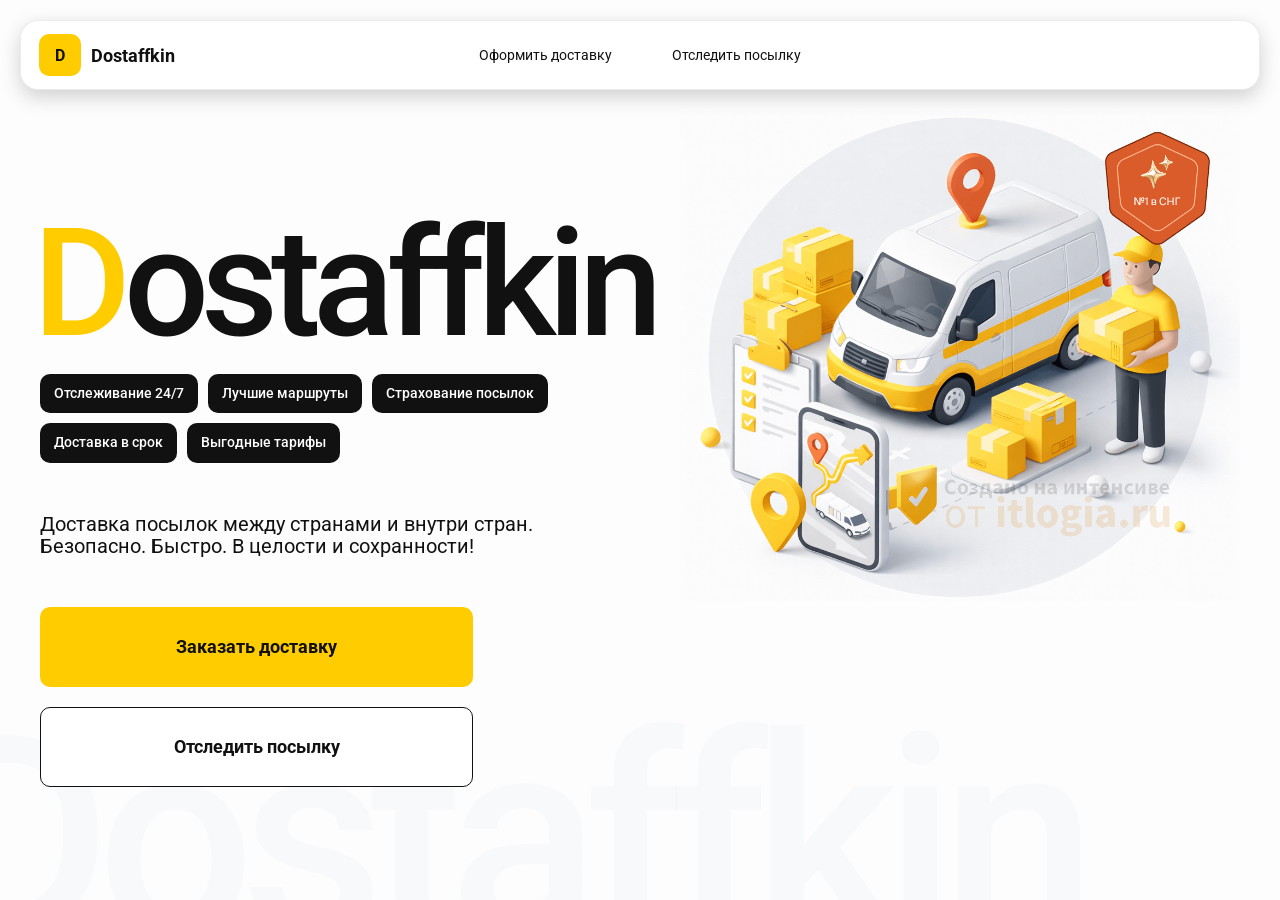
<file: index.html>
<!doctype html>
<html lang="ru">

<head>
    <meta charset="utf-8" />
    <meta name="viewport" content="width=device-width,initial-scale=1,maximum-scale=1,user-scalable=0" />
    <title>Dostaffkin — Доставка посылок между странами и внутри стран. Безопасно. Быстро. В целости и сохранности!
    </title>
    <link href="styles/base.css" rel="stylesheet" />
    <link href="styles/base_adaptive.css" rel="stylesheet" />
    <link href="styles/index.css" rel="stylesheet" />
    <link href="styles/index_adaptive.css" rel="stylesheet" />
</head>

<body>

    <div class="container">
        <header class="header">
            <a class="header-brand" href="./index.html">
                <div class="header-logo">D</div>
                <div class="header-title">Dostaffkin</div>
            </a>
            <nav class="header-menu">
                <a class="header-link" href="./order.html">Оформить <span>доставку</span></a>
                <a class="header-link" href="./track.html">Отследить <span>посылку</span></a>
            </nav>
        </header>
        <main class="main">
            <section class="main-info">
                <div class="main-title">
                    <span>D</span>ostaffkin
                </div>
                <div class="main-features">
                    <div class="main-feature">Отслеживание 24/7</div>
                    <div class="main-feature">Лучшие маршруты</div>
                    <div class="main-feature">Страхование посылок</div>
                    <div class="main-feature">Доставка в срок</div>
                    <div class="main-feature">Выгодные тарифы</div>
                </div>
                <div class="main-description">
                    Доставка посылок между странами и внутри стран.
                    Безопасно. Быстро. В целости и сохранности!
                </div>
                <div class="main-actions">
                    <a class="button" type="button" href="./order.html">Заказать доставку</a>
                    <a class="button button-white" type="button" href="./track.html">Отследить посылку</a>
                </div>
            </section>
            <div class="main-title-ghost">Dostaffkin</div>
            <section class="main-image">
                <img src="images/main-image.png" alt="Main image" />
            </section>
        </main>
    </div>

</body>

</html>
</file>
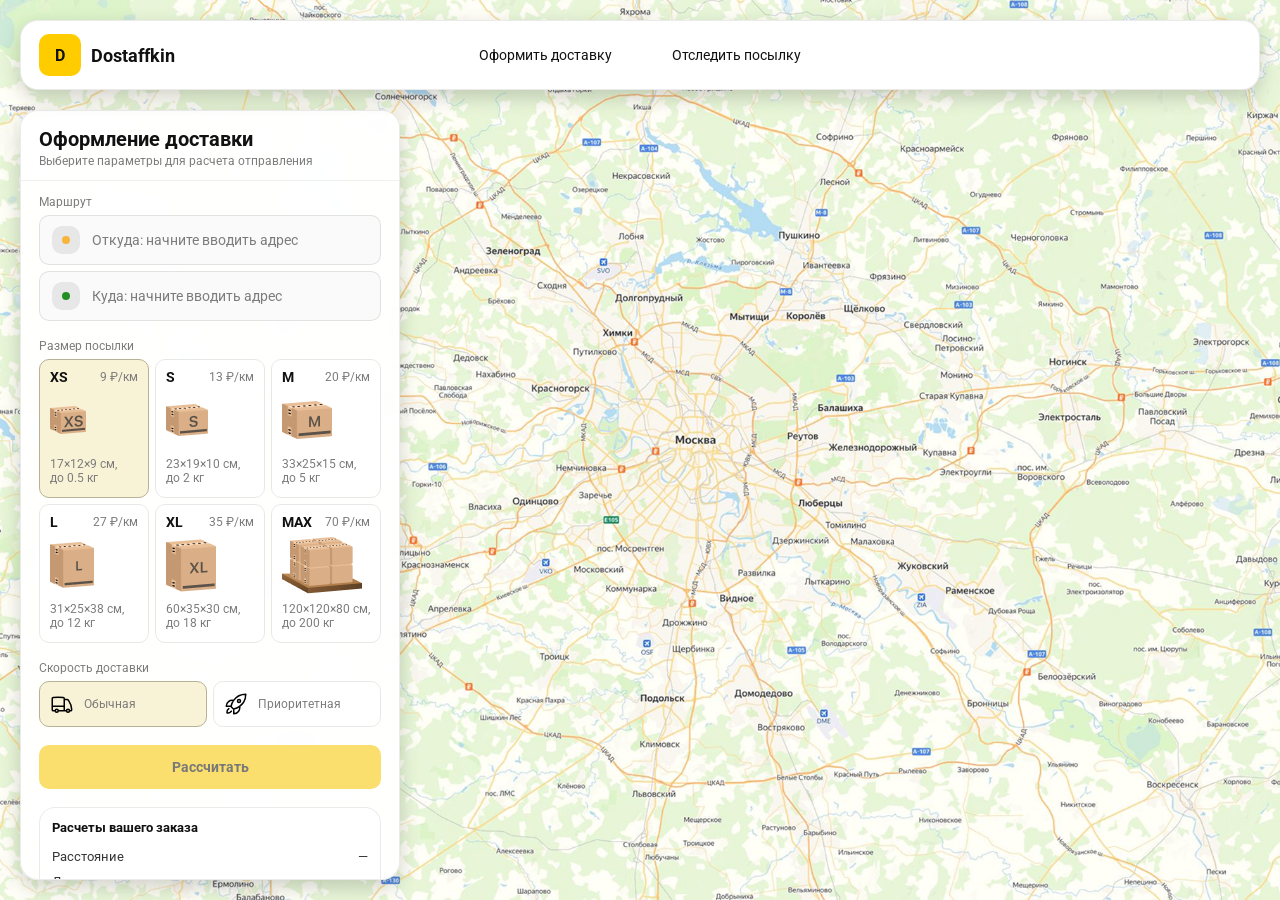
<file: order.html>
<!doctype html>
<html lang="ru">

<head>
    <meta charset="utf-8" />
    <meta name="viewport" content="width=device-width,initial-scale=1,maximum-scale=1,user-scalable=0" />
    <title>Оформление доставки</title>

    <link rel="stylesheet" href="styles/base.css" />
    <link rel="stylesheet" href="styles/base_adaptive.css" />

    <link rel="stylesheet" href="styles/order.css" />
    <link rel="stylesheet" href="styles/order_adaptive.css" />
</head>

<body>
    <div id="map"></div>
    <header class="header">
        <a class="header-brand" href="./index.html">
            <div class="header-logo">D</div>
            <div class="header-title">Dostaffkin</div>
        </a>
        <nav class="header-menu">
            <a class="header-link" href="#">Оформить <span>доставку</span></a>
            <a class="header-link" href="./track.html">Отследить <span>посылку</span></a>
        </nav>
    </header>
    <aside class="main" id="sidebar">
        <div class="main-header">
            <div class="main-title">Оформление доставки</div>
            <div class="main-text">Выберите параметры для расчета отправления</div>
        </div>
        <div class="main-content">
            <div class="main-route">
                <div class="main-block-title">Маршрут</div>
                <div class="main-fields">
                    <div class="main-field" id="fromField">
                        <div class="main-pin"></div>
                        <input id="from" placeholder="Откуда: начните вводить адрес" autocomplete="off" />
                        <div class="main-ac" id="fromAc" role="listbox" aria-label="Подсказки адресов"></div>
                    </div>
                    <div class="main-field" id="toField">
                        <div class="main-pin"></div>
                        <input id="to" placeholder="Куда: начните вводить адрес" autocomplete="off" />
                        <div class="main-ac" id="toAc" role="listbox" aria-label="Подсказки адресов"></div>
                    </div>
                </div>
            </div>
            <div class="main-package">
                <div class="main-block-title">Размер посылки</div>

                <div class="main-sizes">
                    <div class="main-size-card is-active" data-value="xs">
                        <div class="main-size-top">
                            <div class="main-size-label">XS</div>
                            <div class="main-size-rate">9 ₽/км</div>
                        </div>
                        <div class="main-size-media">
                            <img src="images/sizes/xs.png" alt="Короб XS" />
                        </div>
                        <div class="main-size-description">17×12×9 см,<br>до 0.5 кг</div>
                    </div>

                    <div class="main-size-card" data-value="s">
                        <div class="main-size-top">
                            <div class="main-size-label">S</div>
                            <div class="main-size-rate">13 ₽/км</div>
                        </div>
                        <div class="main-size-media">
                            <img src="images/sizes/s.png" alt="Короб S" />
                        </div>
                        <div class="main-size-description">23×19×10 см,<br>до 2 кг</div>
                    </div>

                    <div class="main-size-card" data-value="m">
                        <div class="main-size-top">
                            <div class="main-size-label">M</div>
                            <div class="main-size-rate">20 ₽/км</div>
                        </div>
                        <div class="main-size-media">
                            <img src="images/sizes/m.png" alt="Короб M" />
                        </div>
                        <div class="main-size-description">33×25×15 см,<br>до 5 кг</div>
                    </div>

                    <div class="main-size-card" data-value="l">
                        <div class="main-size-top">
                            <div class="main-size-label">L</div>
                            <div class="main-size-rate">27 ₽/км</div>
                        </div>
                        <div class="main-size-media">
                            <img src="images/sizes/l.png" alt="Короб L" />
                        </div>
                        <div class="main-size-description">31×25×38 см,<br>до 12 кг</div>
                    </div>

                    <div class="main-size-card" data-value="xl">
                        <div class="main-size-top">
                            <div class="main-size-label">XL</div>
                            <div class="main-size-rate">35 ₽/км</div>
                        </div>
                        <div class="main-size-media">
                            <img src="images/sizes/xl.png" alt="Короб XL" />
                        </div>
                        <div class="main-size-description">60×35×30 см,<br>до 18 кг</div>
                    </div>

                    <div class="main-size-card" data-value="max">
                        <div class="main-size-top">
                            <div class="main-size-label">MAX</div>
                            <div class="main-size-rate">70 ₽/км</div>
                        </div>
                        <div class="main-size-media main-size-media-palleta">
                            <img src="images/sizes/max.png" alt="Паллета" />
                        </div>
                        <div class="main-size-description">120×120×80 см,<br>до 200 кг</div>
                    </div>
                </div>
            </div>
            <div class="main-speed">
                <div class="main-block-title">Скорость доставки</div>

                <div class="main-speeds">
                    <div class="main-speed-card is-active" data-value="regular">
                        <img class="main-speed-media" src="images/icons/regular.svg" alt="Regular" />
                        <div class="main-speed-description">Обычная</div>
                    </div>
                    <div class="main-speed-card" data-value="fast">
                        <img class="main-speed-media" src="images/icons/fast.svg" alt="Fast" />
                        <div class="main-speed-description">Приоритетная</div>
                    </div>

                </div>
            </div>
            <div class="main-calculate-block">
                <button id="calc" class="button calculate-button" type="button" disabled>Рассчитать</button>
            </div>
            <div class="main-result" id="result">
                <div class="main-result-title">Расчеты вашего заказа</div>
                <div class="main-result-lines">
                    <div class="main-result-line"><span>Расстояние</span><span id="distanceValue">—</span></div>
                    <div class="main-result-line"><span>Доставим через</span><span id="durationValue">—</span></div>
                    <div class="main-result-line"><span>Тариф</span><span id="rateValue">—</span></div>
                </div>
                <div class="main-price">
                    <div class="main-price-label">Итого</div>
                    <div class="main-price-value" id="totalValue">—</div>
                </div>
            </div>
            <div class="main-order-box">
                <div class="main-order-form" id="orderForm">
                    <div class="main-order-title">Оформление доставки</div>
                    <div class="main-block-info-row">
                        <div class="main-block-title">Контакты</div>
                        <div class="order-fields">
                            <div class="main-field">
                                <input id="customerName" placeholder="Ваше имя" autocomplete="off" />
                            </div>
                            <div class="main-field">
                                <input id="customerPhone" placeholder="Ваш телефон" autocomplete="off"
                                    inputmode="tel" />
                            </div>
                        </div>
                    </div>
                    <div class="main-block-info-row extra-info">
                        <div class="main-block-title">Дополнительная информация</div>
                        <div class="main-field textarea">
                            <textarea id="comment" placeholder="Детали доставки и комментарии"></textarea>
                        </div>
                    </div>
                    <button id="submit" class="button main-submit-request" type="button" disabled>Отправить
                        заявку
                    </button>
                </div>

                <div class="main-order-success" id="orderSuccess">
                    <div class="main-success-icon">✓</div>
                    <div class="main-success-title">Заявка отправлена!</div>
                    <div class="main-success-title">Номер отправления – <span id="orderId"></span></div>
                    <div class="main-success-subtitle">Мы скоро свяжемся с вами</div>
                </div>
            </div>
        </div>
    </aside>

</body>

</html>
</file>
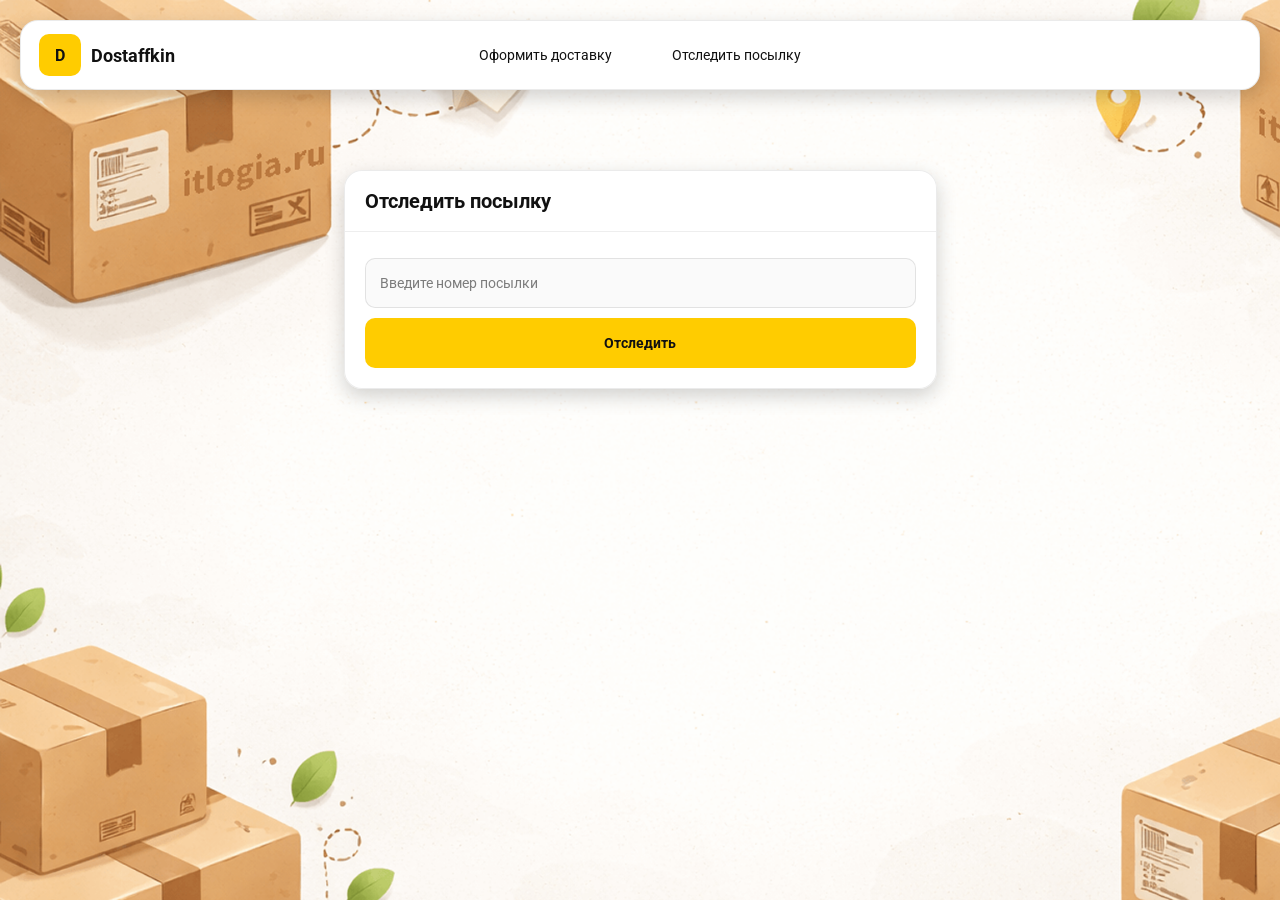
<file: track.html>
<!doctype html>
<html lang="ru">

<head>
    <meta charset="utf-8" />
    <meta name="viewport" content="width=device-width,initial-scale=1,maximum-scale=1,user-scalable=0" />
    <title>Отследить посылку</title>
    <link rel="stylesheet" href="styles/base.css" />
    <link rel="stylesheet" href="styles/base_adaptive.css" />

    <link rel="stylesheet" href="styles/track.css" />
    <link rel="stylesheet" href="styles/track_adaptive.css" />
</head>

<body>
    <div class="container">
        <header class="header">
            <a class="header-brand" href="./index.html">
                <div class="header-logo">D</div>
                <div class="header-title">Dostaffkin</div>
            </a>
            <nav class="header-menu">
                <a class="header-link" href="./order.html">Оформить <span>доставку</span></a>
                <a class="header-link" href="#">Отследить <span>посылку</span></a>
            </nav>
        </header>
        <main class="track-content">
            <section class="track-card track-search">
                <div class="track-title">Отследить посылку</div>
                <div class="track-action">
                    <div class="main-field track-field">
                        <input id="trackNumber" placeholder="Введите номер посылки" autocomplete="off" />
                    </div>
                    <button id="trackButton" class="button track-button" type="button">Отследить</button>
                </div>
            </section>
            <section class="track-card track-result" id="trackResult">
                <div class="track-result-header">
                    <div class="track-id" id="trackIdValue"></div>
                    <div class="track-routes">
                        <div class="track-route">
                            <div class="track-route-pin">
                                <svg xmlns="http://www.w3.org/2000/svg" fill="none" viewBox="0 0 24 24"
                                    stroke-width="1.5" stroke="orange" class="size-6">
                                    <path stroke-linecap="round" stroke-linejoin="round"
                                        d="M15 10.5a3 3 0 1 1-6 0 3 3 0 0 1 6 0Z" />
                                    <path stroke-linecap="round" stroke-linejoin="round"
                                        d="M19.5 10.5c0 7.142-7.5 11.25-7.5 11.25S4.5 17.642 4.5 10.5a7.5 7.5 0 1 1 15 0Z" />
                                </svg>
                            </div>
                            <div class="track-route-address" id="trackFromValue">
                                Откуда: Москва, улица Арбат, 1
                            </div>
                        </div>
                        <div class="track-route track-route-arrow">
                            <svg xmlns="http://www.w3.org/2000/svg" fill="none" viewBox="0 0 24 24" stroke-width="1.5"
                                stroke="currentColor" class="size-6">
                                <path stroke-linecap="round" stroke-linejoin="round"
                                    d="M19.5 13.5 12 21m0 0-7.5-7.5M12 21V3" />
                            </svg>
                        </div>
                        <div class="track-route">
                            <div class="track-route-pin">
                                <svg xmlns="http://www.w3.org/2000/svg" fill="none" viewBox="0 0 24 24"
                                    stroke-width="1.5" stroke="green" class="size-6">
                                    <path stroke-linecap="round" stroke-linejoin="round"
                                        d="M15 10.5a3 3 0 1 1-6 0 3 3 0 0 1 6 0Z" />
                                    <path stroke-linecap="round" stroke-linejoin="round"
                                        d="M19.5 10.5c0 7.142-7.5 11.25-7.5 11.25S4.5 17.642 4.5 10.5a7.5 7.5 0 1 1 15 0Z" />
                                </svg>
                            </div>
                            <div class="track-route-address" id="trackToValue">
                                Куда: Минск, проспект Независимости, 58
                            </div>
                        </div>
                    </div>
                </div>
                <div class="track-info">
                    <div class="track-status-title">Статус данной посылки:</div>
                    <div class="track-status-list" id="trackStatusList">


                        <div class="track-status created">
                            <img src="images/icons/created.svg" class="track-status-icon" alt="Created">
                            <div class="track-status-text">
                                <div class="track-status-text-state">Создан</div>
                                <div class="track-status-text-date">10.01.2026</div>
                            </div>
                        </div>

                        <div class="track-status in-way">
                            <img src="images/icons/in-way.svg" class="track-status-icon" alt="In way">
                            <div class="track-status-text">
                                <div class="track-status-text-state">В пути: Москва</div>
                                <div class="track-status-text-date">18.01.2026</div>
                            </div>
                        </div>

                        <div class="track-status ready">
                            <img src="images/icons/ready.svg" class="track-status-icon" alt="Ready">
                            <div class="track-status-text">
                                <div class="track-status-text-state">Готов к выдаче</div>
                                <div class="track-status-text-date">25.01.2026</div>
                            </div>
                        </div>

                        <div class="track-status done">
                            <img src="images/icons/done.svg" class="track-status-icon" alt="Done">
                            <div class="track-status-text">
                                <div class="track-status-text-state">Вручен</div>
                                <div class="track-status-text-date">27.01.2026</div>
                            </div>
                        </div>

                    </div>
                </div>
            </section>
        </main>
    </div>
</body>

</html>
</file>
<file: styles/base.css>
*, *::before, *::after {
    box-sizing: border-box;
}

@font-face {
    font-family: "Roboto";
    src: url("../fonts/Roboto-Regular.ttf");
    font-weight: normal;
}

@font-face {
    font-family: "Roboto";
    src: url("../fonts/Roboto-Bold.ttf");
    font-weight: bold;
}

@font-face {
    font-family: "Roboto";
    src: url("../fonts/Roboto-Medium.ttf");
    font-weight: 500;
}

html, body {
    margin: 0;
    color: #111111;
    font-family: "Roboto", sans-serif;
}

body {
    background: #FDFDFD;
}

.header {
    border-radius: 18px;
    box-shadow: 0 7px 20px 0 #0000002E;
    backdrop-filter: blur(10px);
    background: #ffffff;
    left: 20px;
    border: 1px solid rgba(0, 0, 0, 0.08);
    position: fixed;
    right: 20px;
    top: 20px;
    padding: 14px 18px;
    height: 70px;
    display: flex;
    align-items: center;
    z-index: 6;
}

.header-brand {
    display: flex;
    align-items: center;
    text-decoration: none;
    gap: 10px;
}

.header-logo {
    width: 42px;
    height: 42px;
    border-radius: 10px;
    background: #FFCC00;
    display: grid;
    place-items: center;
    font-weight: bold;
    color: #111;
}

.header-title {
    font-size: 18px;
    font-weight: bold;
    color: #111111;
    text-decoration: none;
}

.header-menu {
    display: flex;
    align-items: center;
    gap: 60px;
    margin: 0;
    position: absolute;
    left: 50%;
    transform: translateX(-50%);
}

.header-link {
    font-size: 14px;
    color: #111111;
    text-decoration: none;
}

.main-actions {
    margin-top: 50px;
    display: flex;
    flex-direction: column;
    gap: 20px;
}

.button {
    border: 0;
    outline: none;
    height: 44px;
    border-radius: 10px;
    font-size: 14px;
    font-weight: bold;
    cursor: pointer;
    font-family: inherit;
    transition: transform .08s ease, opacity .12s ease;
    background: #ffcc00;
    color: #111111;
    text-align: center;
    text-decoration: none;
}

.button:hover {
    background-color: #E5BC19;
}

.button:disabled {
    cursor: not-allowed;
    background-color: #FADE6E;
    color: #787878;
    transform: none;
}

.button.button-white {
    background: #ffffff;
    border: 1px solid #111111;
}

.button.button-white:hover {
    background: rgb(241 241 241);
}

.main-field {
    display: flex;
    align-items: center;
    margin-top: 6px;
    gap: 10px;
    border: 1px solid #1111111A;
    background: #FAFAFA;
    border-radius: 10px;
    padding: 10px 12px;
    position: relative;
    box-sizing: border-box;
    height: 50px;
}

.main-field.textarea {
    height: auto;
}

.main-pin {
    width: 28px;
    height: 28px;
    border-radius: 10px;
    background: rgba(17, 17, 17, 0.08);
    display: grid;
    place-items: center;
    flex: 0 0 auto;
    position: relative;
}

.main-pin::before {
    content: "";
    width: 8px;
    height: 8px;
    border-radius: 999px;
    background: orange;
    opacity: .75;
    display: block;
}

.main-field:last-child .main-pin::before {
    background: green;
    opacity: .85;
}

input, textarea {
    width: 100%;
    border: 0;
    outline: none;
    background: transparent;
    font-size: 14px;
    color: #111111;
    font-family: inherit;
}

textarea {
    resize: vertical;
    min-height: 72px;
    padding: 2px 0;
}

input::placeholder, textarea::placeholder {
    color: #7C7C7C;
}

.main-field:focus-within {
    border-color: rgba(0, 0, 0, 0.20);
    box-shadow: 0 0 0 4px rgba(255, 204, 0, 0.35);
    background: rgba(255, 255, 255, 0.75);
}
</file>
<file: styles/base_adaptive.css>
@media (max-width: 767px) {
    .header {
        left: 10px;
        right: 10px;
        top: 10px;
    }

    .header-link span {
        display: none;
    }

    .header-menu {
        gap: 20px;
        justify-content: flex-start;
        margin: 0 0 0 30px;
        position: static;
        transform: none;
    }
}

@media (max-width: 420px) {
    .header-title {
        display: none;
    }
}

@media (max-width: 374px) {
    .header-menu {
        gap: 10px;
        margin: 0 0 0 10px;
    }
}
</file>
<file: styles/index.css>
.container {
    overflow: hidden;
    min-height: 100vh;
}

.main {
    padding: 111px 40px 40px;
    position: relative;
    display: flex;
}

.main-info {
    max-width: 840px;
    width: 100%;
    position: relative;
}

.main-title {
    margin-top: 98px;
    font-weight: 500;
    font-size: 200px;
    line-height: 1;
    letter-spacing: -0.05em;
    color: #111111;
    left: -15px;
    position: relative;
}

.main-title span {
    color: #ffcc00;
}

.main-features {
    margin-top: 15px;
    display: flex;
    flex-wrap: wrap;
    gap: 10px;
}

.main-feature {
    background: #111111;
    color: #ffffff;
    padding: 12px 14px;
    font-weight: 500;
    font-size: 14px;
    line-height: 1.1;
    border-radius: 10px;
}

.main-description {
    margin-top: 50px;
    max-width: 500px;
    font-size: 20px;
    line-height: 1.1;
    color: #111111;
}

.main-actions {
    margin-top: 50px;
    display: flex;
    flex-direction: column;
    gap: 20px;
}

.main-actions .button {
    height: 80px;
    width: 433px;
    font-size: 18px;
    font-weight: bold;
    place-items: center;
    display: grid;
}

.main-title-ghost {
    position: absolute;
    z-index: -1;
    left: -70px;
    bottom: -150px;
    font-weight: 500;
    font-size: 278px;
    line-height: 1;
    letter-spacing: -0.05em;
    color: #ECEDF04D;
}

.main-image {
    width: 1024px;
    top: 100px;
    z-index: -2;
}

.main-image img {
    width: 100%;
    max-width: 1024px;
    height: auto;
    display: block;
}
</file>
<file: styles/index_adaptive.css>
@media (max-width: 1760px) {
    .main-title {
        font-size: 150px;
        left: -7px;
    }

    .main-info {
        max-width: 640px;
    }
}

@media (max-width: 1200px) {
    .main-info {
        max-width: 540px;
    }

    .main {
        padding: 111px 20px 20px;
    }

    .main-title {
        font-size: 120px;
        left: -4px;
    }

    .main-title-ghost {
        font-size: 220px;
    }
}

@media (max-width: 1024px) {
    .main-title {
        margin-top: 30px;
    }

    .main {
        flex-direction: column-reverse;
    }

    .main-image {
        max-width: 350px;
        position: absolute;
        left: 370px;
        top: 370px;
    }

    .main-info {
        max-width: 100%;
    }

    .main-actions {
        gap: 10px;
    }

    .main-actions .button {
        height: 50px;
        font-size: 14px;
        width: auto;
        max-width: 300px;
    }

    .main-description {
        max-width: 350px;
    }
}

@media (max-width: 570px) {
    .main-title {
        font-size: 88px;
    }

    .main-description {
        max-width: 100%
    }

    .main-actions {
       width: 100%;
    }

    .main-actions .button {
        width: 100%;
        max-width: 100%
    }

    .main-image {
        max-width: 650px;
        position: absolute;
        left: 170px;
        top: 70px;
        opacity: 0.2;
    }
}

@media (max-width: 400px) {
    .main-title {
        font-size: 70px;
    }
}
</file>
<file: styles/order.css>
#map {
    background-image: url("../images/order-bg.png");
    background-size: cover;
    position: fixed;
    inset: 0;
}

.main {
    border-radius: 18px;
    box-shadow: 0 7px 20px 0 #0000002E;
    backdrop-filter: blur(10px);
    background: rgba(255, 255, 255, 0.96);
    left: 20px;
    border: 1px solid rgba(0, 0, 0, 0.08);
    position: fixed;
    top: 110px;
    bottom: 20px;
    width: 380px;
    display: flex;
    flex-direction: column;
    overflow: hidden;
    z-index: 5;
}

.main-header {
    padding: 18px 18px 12px 18px;
    border-bottom: 1px solid rgba(0, 0, 0, 0.06);
    display: flex;
    flex-direction: column;
}

.main-title {
    font-size: 20px;
    line-height: 100%;
    font-weight: bold;
}

.main-text {
    font-size: 12px;
    margin-top: 5px;
    color: #7C7C7C;
}

.main-content {
    padding: 14px 18px 18px 18px;
    overflow: auto;
    scrollbar-width: none;
    display: flex;
    flex-direction: column;
    gap: 18px;
    flex: 1;
}

.main-block-title {
    font-size: 12px;
    color: #7C7C7C;
}

.main-route .main-block-title,
.main-package .main-block-title {
    margin-bottom: 6px;
}

.main-sizes {
    display: grid;
    gap: 6px;
    grid-template-columns: repeat(3, 1fr);
}

.main-size-card {
    border: 1px solid #E8E8E7;
    background: #FFFFFF;
    border-radius: 10px;
    padding: 10px;
    cursor: pointer;
    user-select: none;
    transition: transform .08s ease, border-color .12s ease, background .12s ease;
    min-height: 139px;
}

.main-size-card:hover {
    transform: translateY(-1px);
}

.main-size-card.is-active {
    background-color: #F8F2D6;
    border-color: #B7B196;
}

.main-size-top {
    display: flex;
    align-items: center;
    justify-content: space-between;
}

.main-size-label {
    font-weight: bold;
    font-size: 14px;
    color: #111111;
    line-height: 100%;
}

.main-size-rate {
    font-size: 12px;
    color: #7C7C7C;
    line-height: 100%;
}

.main-size-media {
    margin-top: 8px;
    height: 57px;
}

.main-size-description {
    margin-top: 8px;
    font-size: 12px;
    color: #7C7C7C;
    line-height: 1.2;
}

.calculate-button {
    width: 100%;
}

.main-result {
    border: 1px solid rgba(0, 0, 0, 0.08);
    background: rgba(255, 255, 255, 0.75);
    border-radius: 16px;
    padding: 12px;
    line-height: 1.25;
}

.main-result-title {
    font-weight: bold;
    font-size: 13px;
    color: #111111;
    margin-bottom: 13px;
}

.main-result-lines {
    gap: 8px;
    display: flex;
    flex-direction: column;
}

.main-result-line {
    font-size: 13px;
    color: rgba(17, 17, 17, 0.85);
    display: flex;
    justify-content: space-between;
}

.main-price {
    margin-top: 18px;
    padding-top: 10px;
    border-top: 1px dashed rgba(0, 0, 0, 0.12);
    display: flex;
    align-items: baseline;
    justify-content: space-between;
}

.main-price-label {
    font-size: 12px;
    color: rgba(17, 17, 17, 0.55);
}

.main-price-value {
    font-size: 20px;
    font-weight: bold;
    color: #111111;
    letter-spacing: -0.3px;
}

.main-order-box {
    background: #ffffff;
    border: 1px solid #E8E8E7;
    border-radius: 10px;
    padding: 12px;
}

.main-order-title {
    margin-bottom: 8px;
    font-weight: bold;
    font-size: 14px;
    color: #111111;
}

.main-block-info {
    display: flex;
    flex-direction: column;
    gap: 6px;
}

.order-fields {
    display: grid;
    grid-template-columns: 1fr 1fr;
    column-gap: 10px;
    margin-top: 6px;
}

.main-block-info-row.extra-info {
    display: block;
    margin-top: 13px;
}

.main-submit-request {
    width: 100%;
    margin-top: 6px;
}

.main-order-success {
    display: none;
    text-align: center;
    padding: 22px 12px;
    gap: 12px;
}

.main-order-success.is-visible {
    display: flex;
    flex-direction: column;
    align-items: center;
}

.main-success-icon {
    width: 56px;
    height: 56px;
    border-radius: 50%;
    background: #16a34a;
    color: #ffffff;
    display: grid;
    place-items: center;
    font-size: 30px;
}

.main-success-title {
    font-size: 14px;
    font-weight: bold;
    color: #111111;
}

.main-success-subtitle {
    font-size: 12px;
    color: rgba(17, 17, 17, 0.55);
    line-height: 1.3;
}

.main-speed .main-block-title {
    margin-bottom: 6px;
}

.main-speeds {
    display: grid;
    gap: 6px;
    grid-template-columns: repeat(2, 1fr);
}

.main-speed-card {
    border: 1px solid #E8E8E7;
    background: #FFFFFF;
    border-radius: 10px;
    padding: 10px;
    cursor: pointer;
    user-select: none;
    transition: transform .08s ease, border-color .12s ease, background .12s ease;
    display: flex;
    align-items: center;
    gap: 10px;
}

.main-speed-card:hover {
    transform: translateY(-1px);
}

.main-speed-card.is-active {
    background-color: #F8F2D6;
    border-color: #B7B196;
}

.main-speed-description {
    font-size: 12px;
    color: #7C7C7C;
    line-height: 1.2;
}
</file>
<file: styles/order_adaptive.css>
@media (max-width: 767px) {
    .main {
        left: 10px;
        right: 10px;
        top: 50%;
        bottom: 12px;
        width: auto;
        max-width: none;
    }
}

@media (max-width: 420px) {
    .main-sizes {
        grid-template-columns: repeat(2, 1fr);
    }
}
</file>
<file: styles/track.css>
.container {
    background: #F4F4F4 url("../images/track-bg.png");
    background-size: cover;
    min-height: 100vh;
    padding: 170px 0 50px 0;
}

.track-content {
    width: 593px;
    margin: 0 auto;
}

.track-card {
    width: 100%;
    border-radius: 18px;
    box-shadow: 0 7px 20px 0 #0000002E;
    backdrop-filter: blur(10px);
    background: rgba(255, 255, 255, 0.96);
    border: 1px solid rgba(0, 0, 0, 0.08);
}

.track-title {
    font-size: 20px;
    line-height: 100%;
    font-weight: bold;
    border-bottom: 1px solid #EEEEEE;
    padding: 20px;
}

.track-action {
    padding: 20px;
}

.track-button {
    width: 100%;
    height: 50px;
}

.track-field {
    margin-bottom: 10px;
}

.track-result {
    margin-top: 5px;
    display: none;
}

.track-result.is-visible {
    display: block;
}

.track-result-header {
    font-weight: bold;
    font-size: 14px;
    color: #111111;
    padding: 20px;
    border-bottom: 1px solid #EEEEEE;
}

.track-id {
    margin-bottom: 12px;
    font-size: 20px;
}

.track-routes {
    display: flex;
    flex-direction: column;
    gap: 10px;
    font-weight: normal;
}

.track-route {
    display: flex;
    align-items: center;
    gap: 10px;
}

.track-route-pin {
    width: 24px;
    height: 24px;
    flex-shrink: 0;
}

.track-route-arrow {
    padding: 15px 0;
    width: 24px;
    height: 24px;
}

.track-info {
    padding: 20px;
}

.track-status {
    display: flex;
    align-items: center;
    font-size: 12px;
    gap: 10px;
}

.track-status-title {
    font-size: 14px;
    color: #111111;
    margin-bottom: 20px;
}

.track-status-list {
    display: flex;
    flex-direction: column;
    gap: 15px;
}

.track-status-icon {
    width: 40px;
    height: 40px;
    border-radius: 50%;
    background: rgba(17, 17, 17, 0.08);
    display: grid;
    place-items: center;
    flex: 0 0 auto;
}

.track-status.created .track-status-icon {
    background-color: #F1CB00;
}

.track-status.in-way .track-status-icon {
    background-color: #F08A11;
}

.track-status.ready .track-status-icon {
    background-color: #A35D0A;
}

.track-status.done .track-status-icon {
    background-color: #37C93B;
}

.track-status-text {
    display: flex;
    align-items: center;
    justify-content: space-between;
    color: #111111;
    font-size: 12px;
    flex: 1;
}

.track-status-date {
    color: rgba(17, 17, 17, 0.55);
}
</file>
<file: styles/track_adaptive.css>
@media (max-width: 767px) {
    .container {
        padding: 130px 0 50px 0;
    }

    .track-content {
        width: 100%;
        padding-left: 10px;
        padding-right: 10px;
    }

    .track-result-header {
        padding: 20px;
    }
}
</file>
